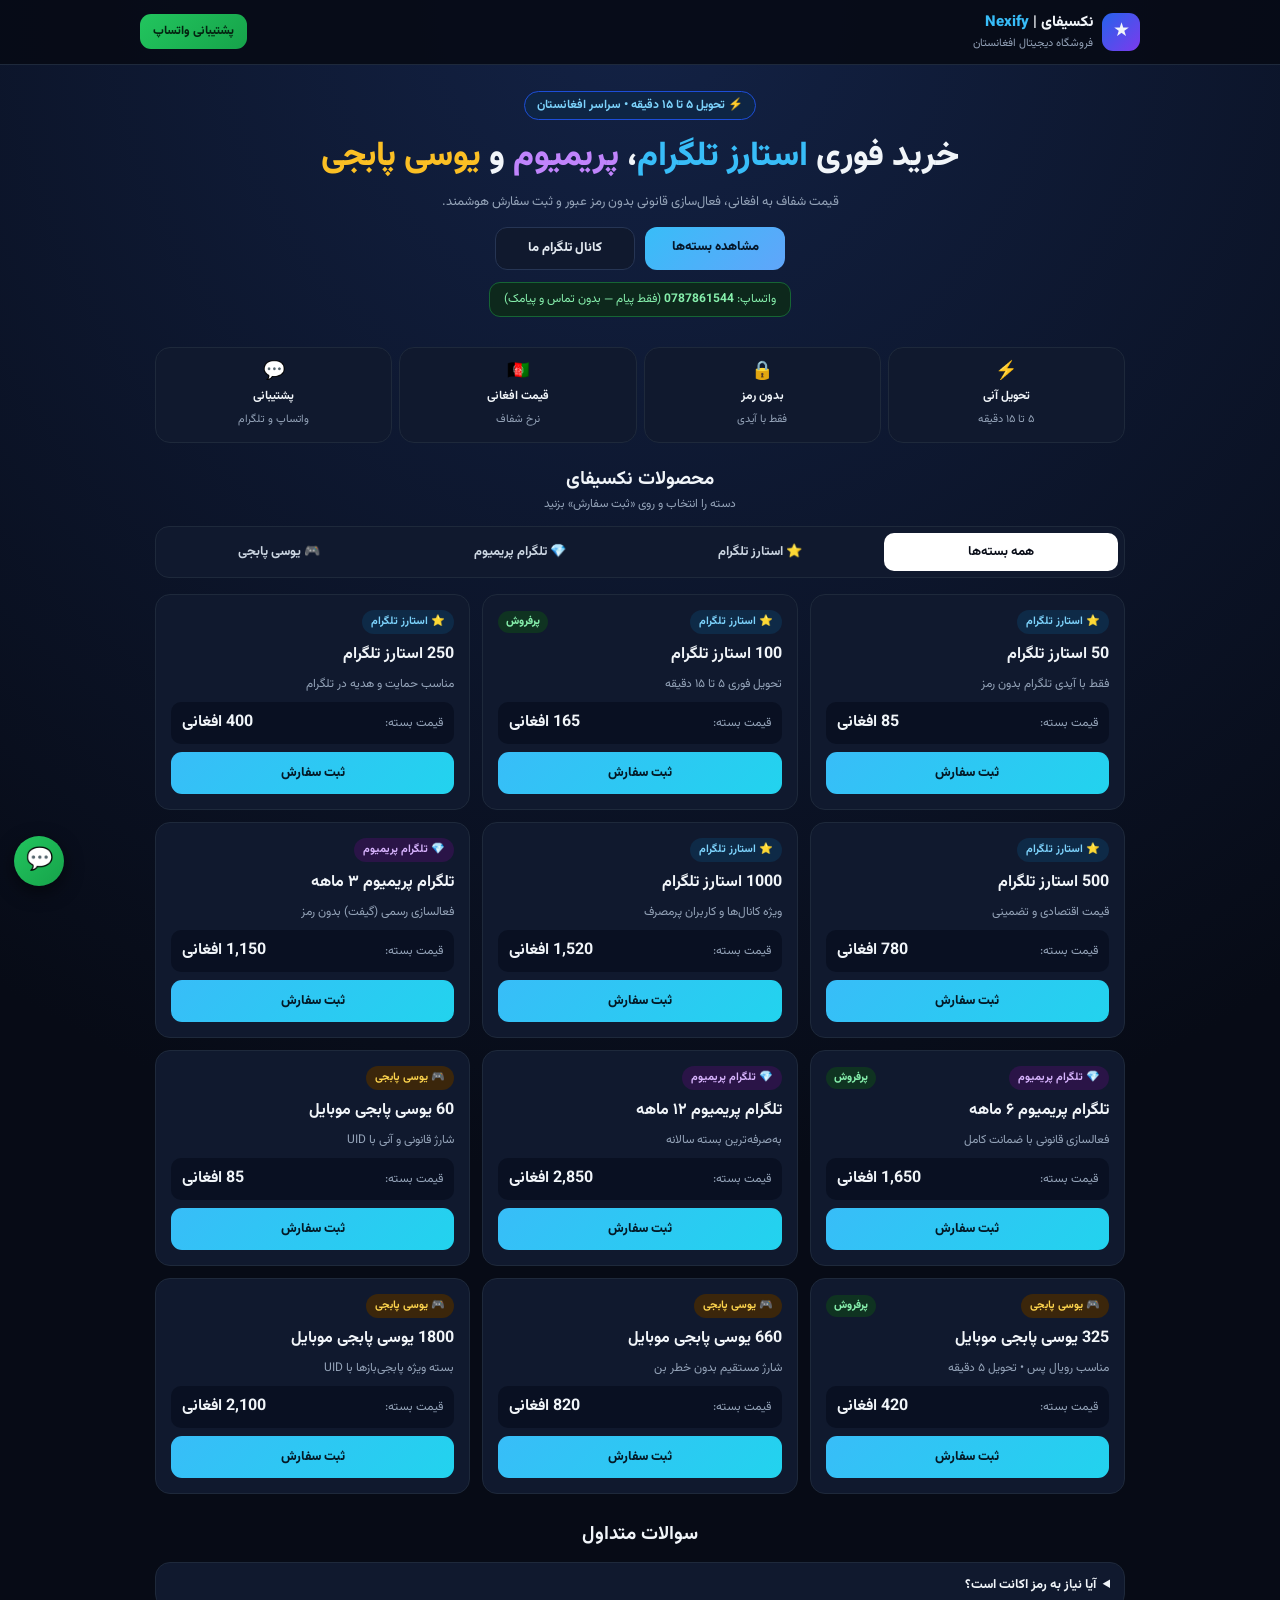
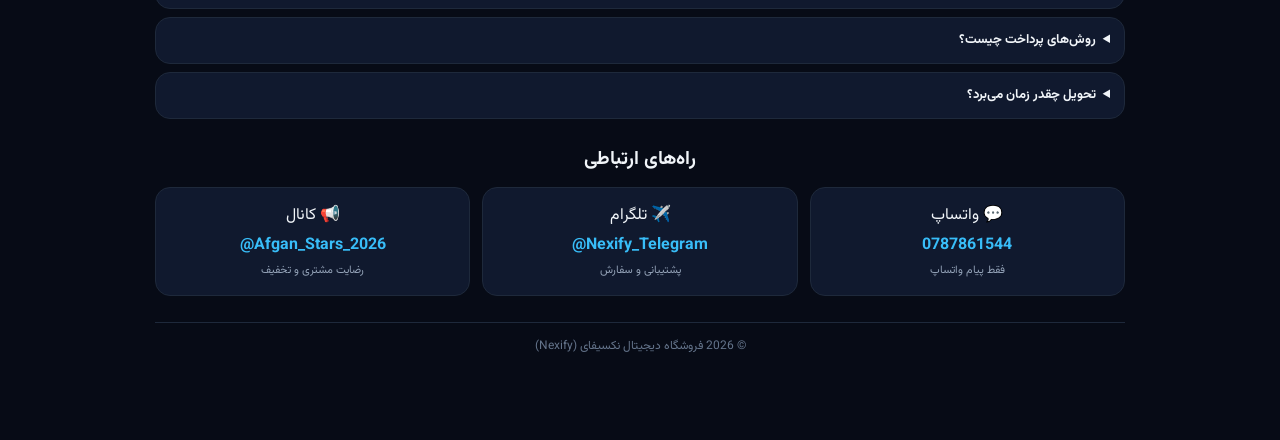
<file: index.html>
<!DOCTYPE html>
<html lang="fa" dir="rtl">
<head>
<meta charset="UTF-8">
<meta name="viewport" content="width=device-width,initial-scale=1">
<title>نکسیفای (Nexify) | فروشگاه دیجیتال افغانستان</title>
<link href="https://fonts.googleapis.com/css2?family=Vazirmatn:wght@400;700;800&display=swap" rel="stylesheet">
<link rel="stylesheet" href="style.css"><link rel="icon" type="image/png" sizes="192x192" href="1795525044301.png"><link rel="apple-touch-icon" href="1795525044301.png"><meta property="og:image" content="https://santoktokzars-hub.github.io/nexify/1795525044301.png">
<meta property="og:site_name" content="Nexify"><script type="application/ld+json">{"@context":"https://schema.org","@type":"WebSite","name":"Nexify","alternateName":"نکسیفای","url":"https://santoktokzars-hub.github.io/nexify/"}</script>
</head>
<body>
<header>
  <div class="c nav">
    <a href="#" class="brand">
      <div class="logo">★</div>
      <div><div class="bn">نکسیفای | <span>Nexify</span></div><small>فروشگاه دیجیتال افغانستان</small></div>
    </a>
    <a class="wa-btn" href="https://wa.me/93787861544" target="_blank">پشتیبانی واتساپ</a>
  </div>
</header>

<main class="c">
  <section class="hero">
    <span class="badge">⚡ تحویل ۵ تا ۱۵ دقیقه • سراسر افغانستان</span>
    <h1>خرید فوری <span class="c1">استارز تلگرام</span>، <span class="c2">پریمیوم</span> و <span class="c3">یوسی پابجی</span></h1>
    <p>قیمت شفاف به افغانی، فعال‌سازی قانونی بدون رمز عبور و ثبت سفارش هوشمند.</p>
    <div class="h-btns">
      <a href="#shop" class="btn-p">مشاهده بسته‌ها</a>
      <a href="https://t.me/Afgan_Stars_2026" target="_blank" class="btn-s">کانال تلگرام ما</a>
    </div>
    <div class="phone-bar">واتساپ: <b>0787861544</b> (فقط پیام — بدون تماس و پیامک)</div>
  </section>

  <section class="trust">
    <div><span>⚡</span><b>تحویل آنی</b><small>۵ تا ۱۵ دقیقه</small></div>
    <div><span>🔒</span><b>بدون رمز</b><small>فقط با آیدی</small></div>
    <div><span>🇦🇫</span><b>قیمت افغانی</b><small>نرخ شفاف</small></div>
    <div><span>💬</span><b>پشتیبانی</b><small>واتساپ و تلگرام</small></div>
  </section>

  <section id="shop">
    <div class="sec-h"><h2>محصولات نکسیفای</h2><p>دسته را انتخاب و روی «ثبت سفارش» بزنید</p></div>
    <div class="tabs">
      <button class="tb on" onclick="filterCat('a',this)">همه بسته‌ها</button>
      <button class="tb" onclick="filterCat('s',this)">⭐ استارز تلگرام</button>
      <button class="tb" onclick="filterCat('p',this)">💎 تلگرام پریمیوم</button>
      <button class="tb" onclick="filterCat('u',this)">🎮 یوسی پابجی</button>
    </div>
    <div class="grid" id="grid"></div>
  </section>

  <section class="sec">
    <div class="sec-h"><h2>سوالات متداول</h2></div>
    <div class="faq">
      <details><summary>آیا نیاز به رمز اکانت است؟</summary><p>خیر، همه سفارش‌ها فقط با آیدی تلگرام یا UID پابجی انجام می‌شوند.</p></details>
      <details><summary>روش‌های پرداخت چیست؟</summary><p>حساب‌پی (HesabPay)، تتر (USDT) و انتقال بانکی / صرافی.</p></details>
      <details><summary>تحویل چقدر زمان می‌برد؟</summary><p>بین ۵ تا ۱۵ دقیقه پس از تایید پرداخت، بسته فعال می‌شود.</p></details>
    </div>
  </section>

  <section class="sec">
    <div class="sec-h"><h2>راه‌های ارتباطی</h2></div>
    <div class="contacts">
      <a class="box" href="https://wa.me/93787861544" target="_blank"><span>💬 واتساپ</span><b>0787861544</b><small>فقط پیام واتساپ</small></a>
      <a class="box" href="https://t.me/Nexify_Telegram" target="_blank"><span>✈️ تلگرام</span><b>@Nexify_Telegram</b><small>پشتیبانی و سفارش</small></a>
      <a class="box" href="https://t.me/Afgan_Stars_2026" target="_blank"><span>📢 کانال</span><b>@Afgan_Stars_2026</b><small>رضایت مشتری و تخفیف</small></a>
    </div>
  </section>

  <footer>© 2026 فروشگاه دیجیتال نکسیفای (Nexify)</footer>
</main>

<a class="fab" href="https://wa.me/93787861544" target="_blank">💬</a>

<div class="modal" id="modal" onclick="if(event.target===this)closeM()">
  <div class="m-box">
    <div class="m-top"><h3 id="mTitle">ثبت سفارش</h3><button onclick="closeM()">✕</button></div>
    <div class="m-price" id="mPrice"></div>
    <label id="mLbl">آیدی تلگرام:</label>
    <input id="mId" type="text" placeholder="@username">
    <label>روش پرداخت:</label>
    <select id="mPay">
      <option>حساب‌پی (HesabPay)</option>
      <option>تتر (USDT)</option>
      <option>انتقال بانکی / صرافی</option>
      <option>سایر روش‌ها (هماهنگی در چت)</option>
    </select>
    <label>توضیحات (اختیاری):</label>
    <input id="mNote" type="text" placeholder="مثلاً: فوری انجام شود">
    <button class="btn-go" onclick="sendOrder('wa')">ارسال سفارش در واتساپ</button>
    <button class="btn-tg" onclick="sendOrder('tg')">ارسال سفارش در تلگرام</button>
  </div>
</div>

<script src="app.js"></script>
</body>
</html>
</file>
<file: style.css>
*{box-sizing:border-box;margin:0;padding:0}
html{scroll-behavior:smooth}
body{font-family:Vazirmatn,sans-serif;background:radial-gradient(circle at top,#132245,#070b16 55%);color:#f1f5f9;line-height:1.6;padding-bottom:84px}
a{color:inherit;text-decoration:none}
.c{max-width:1000px;margin:auto;padding:0 15px}
header{position:sticky;top:0;z-index:20;background:rgba(7,11,22,.92);border-bottom:1px solid #1e293b}
.nav,.brand,.ct,.pr,.m-top{display:flex;justify-content:space-between;align-items:center}
.nav{padding:11px 0;gap:10px}.brand{gap:9px}
.logo{width:38px;height:38px;border-radius:11px;background:linear-gradient(135deg,#2563eb,#7c3aed);display:flex;align-items:center;justify-content:center;font-size:19px}
.bn{font-weight:800;font-size:15px}.bn span{color:#38bdf8}.brand small{display:block;font-size:11px;color:#94a3b8}
.wa-btn{background:linear-gradient(135deg,#22c55e,#16a34a);color:#042411;font-weight:800;font-size:12px;padding:8px 13px;border-radius:11px}
.hero{text-align:center;padding:26px 0 16px}
.badge{display:inline-block;padding:4px 12px;border-radius:99px;background:#0e2544;border:1px solid #1d4ed8;color:#7dd3fc;font-size:12px;font-weight:700;margin-bottom:10px}
.hero h1{font-size:clamp(22px,6vw,34px);font-weight:800;margin-bottom:8px}
.c1{color:#38bdf8}.c2{color:#c084fc}.c3{color:#fbbf24}
.hero p{color:#94a3b8;font-size:13px;max-width:520px;margin:0 auto 14px}
.h-btns{display:flex;flex-wrap:wrap;justify-content:center;gap:10px;margin-bottom:12px}
.btn-p,.btn-s{padding:10px 18px;border-radius:12px;font-weight:800;font-size:13px;min-width:140px}
.btn-p{background:linear-gradient(135deg,#38bdf8,#60a5fa);color:#051629}
.btn-s{background:#10192e;border:1px solid #263554;color:#e2e8f0}
.phone-bar{display:inline-block;background:#0d281c;border:1px solid #166534;color:#86efac;padding:7px 14px;border-radius:11px;font-size:12px}
.phone-bar b{direction:ltr;unicode-bidi:embed}
.trust,.tabs{display:grid;grid-template-columns:1fr 1fr;gap:7px;margin:14px 0 22px}
@media(min-width:640px){.trust,.tabs{grid-template-columns:repeat(4,1fr)}}
.trust div,.card,.box,.faq details{background:#10192e;border:1px solid #1e293b;border-radius:15px}
.trust div{padding:10px 6px;text-align:center}.trust span{font-size:18px;display:block}.trust b{display:block;font-size:12px}.trust small{font-size:11px;color:#94a3b8}
.sec{margin-top:26px}.sec-h{text-align:center;margin-bottom:12px}.sec-h h2{font-size:19px}.sec-h p{font-size:12px;color:#94a3b8}
.tabs{background:#10192e;border:1px solid #1e293b;padding:6px;border-radius:14px;margin:0 0 16px}
.tb{border:0;background:0;color:#cbd5e1;font:700 13px Vazirmatn,sans-serif;padding:9px 6px;border-radius:10px;cursor:pointer}
.tb.on{background:#fff;color:#070b16}
.grid,.contacts{display:grid;grid-template-columns:repeat(auto-fill,minmax(240px,1fr));gap:12px}
.card,.box{padding:15px;display:flex;flex-direction:column;gap:8px}
.card:hover{border-color:#38bdf8}
.tag{font-size:11px;font-weight:700;padding:3px 9px;border-radius:99px;background:#0e2a47;color:#7dd3fc}
.p .tag{background:#2a1447;color:#d8b4fe}.u .tag{background:#3b260b;color:#fcd34d}
.hot{font-size:11px;font-weight:800;padding:2px 8px;border-radius:99px;background:#0f3321;color:#86efac}
.card h3{font-size:16px}.card p{font-size:12px;color:#94a3b8;flex-grow:1}
.pr{background:#091022;padding:8px 11px;border-radius:10px}.pr span{font-size:12px;color:#94a3b8}.pr b{font-size:16px}
.ord,.btn-go,.btn-tg{border:0;width:100%;font:800 13px Vazirmatn,sans-serif;padding:11px;border-radius:11px;cursor:pointer}
.ord{background:linear-gradient(135deg,#38bdf8,#22d3ee);color:#041926}
.faq{display:flex;flex-direction:column;gap:8px}.faq details{padding:12px 14px}.faq summary{font-weight:700;font-size:13px;cursor:pointer}.faq p{font-size:12px;color:#94a3b8;margin-top:7px}
.contacts .box{text-align:center;gap:4px}.contacts b{direction:ltr;color:#38bdf8}.contacts small{color:#94a3b8;font-size:11px}
footer{text-align:center;color:#64748b;font-size:12px;margin-top:26px;padding-top:14px;border-top:1px solid #1e293b}
.fab{position:fixed;left:14px;bottom:14px;z-index:25;width:50px;height:50px;border-radius:50%;background:linear-gradient(135deg,#22c55e,#16a34a);color:#fff;display:flex;align-items:center;justify-content:center;font-size:22px;box-shadow:0 6px 18px #0008}
.modal{position:fixed;inset:0;z-index:50;background:rgba(0,0,0,.75);display:none;align-items:center;justify-content:center;padding:14px}
.modal.open{display:flex}
.m-box{width:100%;max-width:390px;background:#10192e;border:1px solid #38bdf8;border-radius:18px;padding:18px;display:flex;flex-direction:column;gap:9px}
.m-top button{border:0;background:#1e293b;color:#fff;width:30px;height:30px;border-radius:8px;cursor:pointer}
.m-price{background:#0e2544;color:#7dd3fc;padding:8px;border-radius:10px;font-weight:800;font-size:14px;text-align:center}
.m-box label{font-size:12px;color:#cbd5e1;font-weight:700}
.m-box input,.m-box select{width:100%;padding:10px;border-radius:10px;border:1px solid #334155;background:#070b16;color:#fff;font:600 13px Vazirmatn,sans-serif}
.btn-go{background:linear-gradient(135deg,#22c55e,#16a34a);color:#042411;margin-top:4px}
.btn-tg{background:#0e2544;color:#7dd3fc;border:1px solid #1d4ed8}
</file>
